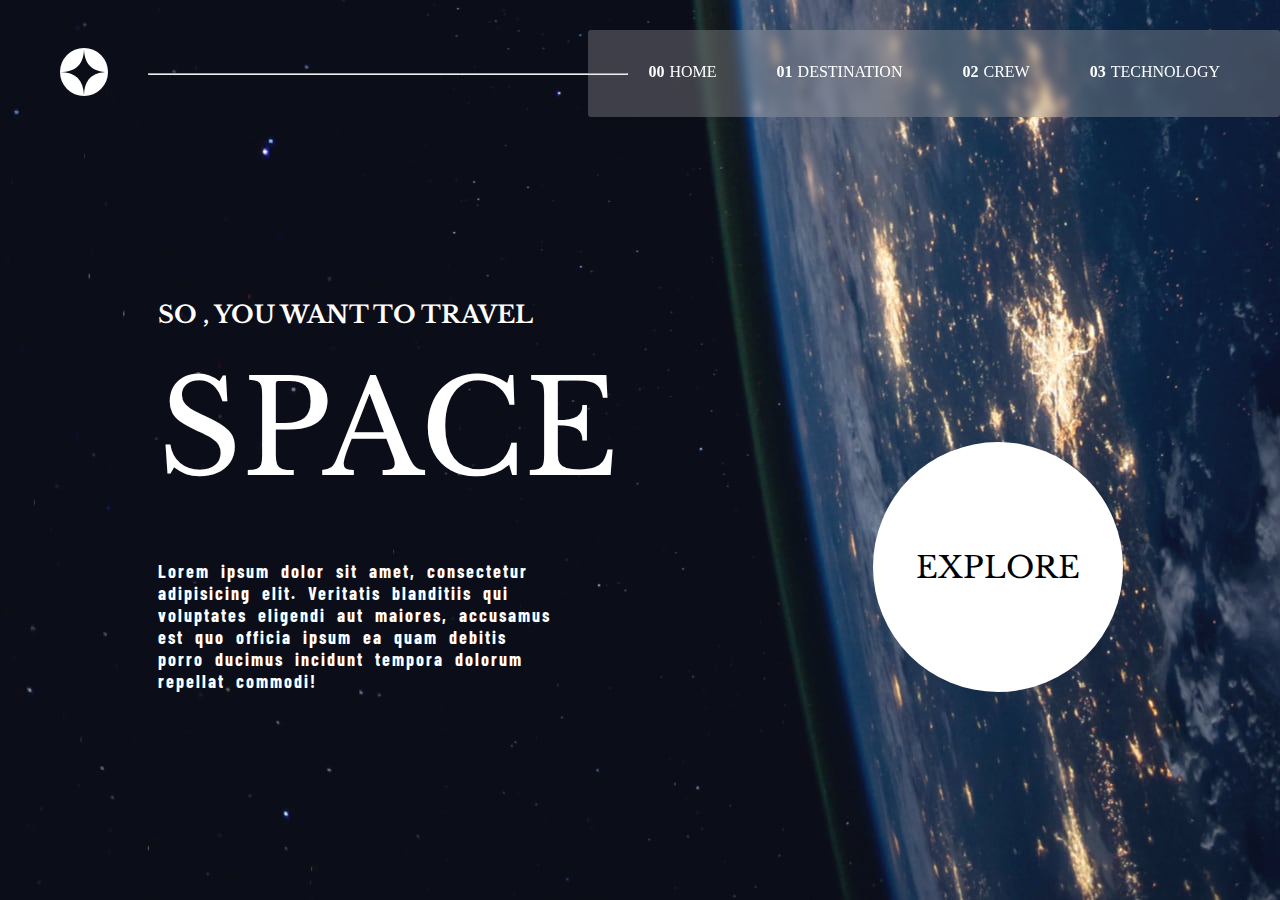
<file: starter-code/index.html>
<!DOCTYPE html>
<html lang="en">

<head>
    <meta charset="UTF-8" />
    <meta name="viewport" content="width=device-width, initial-scale=1.0" />

    <link rel="preconnect" href="https://fonts.googleapis.com">
    <link rel="preconnect" href="https://fonts.gstatic.com" crossorigin>
    <link
        href="https://fonts.googleapis.com/css2?family=Barlow+Condensed:wght@100&family=Libre+Baskerville&display=swap"
        rel="stylesheet">
    <link rel="icon" type="image/png" sizes="32x32" href="./assets/favicon-32x32.png" />

    <title>Frontend Mentor | Space tourism website</title>
    <link rel="stylesheet" href="./assets/style.css" />
</head>

<body>
    <header>
        <div id="icon">
            <img src="./assets/shared/icon-hamburger.svg" alt="">
        </div>
        <div class="nav display-flex">
            <div class="logo-can display-flex">
                <div class="logo">
                    <img src="./assets/shared/logo.svg" alt="" />
                </div>

                <div class="middle">
                    <hr />
                </div>
            </div>

            <div class="list" id="list">
                <div class="ul display-flex">
                    <a href="./index.html">
                        <div></div>
                        <div class="text display-flex"><span>00</span>HOME</div>
                        <div class="line-hover"></div>
                    </a>
                    <a href="./DESTINATION.html">
                        <div></div>
                        <div class="text display-flex"><span>01</span>DESTINATION</div>
                        <div class="line-hover"></div>
                    </a>
                    <a href="./CREW.html">
                        <div></div>
                        <div class="text display-flex"><span>02</span> CREW</div>
                        <div class="line-hover"></div>
                    </a>
                    <a href="./SPACE.html">
                        <div></div>
                        <div class="text display-flex"><span>03</span> TECHNOLOGY</div>
                        <div class="line-hover"></div>
                    </a>
                </div>
            </div>
        </div>

        <div class="display-flex text-sub">
            <div class="text-sub-1">
                <h2>SO , YOU WANT TO TRAVEL</h2>
                <p class="spacee">SPACE</p>
                <h3>
                    Lorem ipsum dolor sit amet, consectetur adipisicing elit. Veritatis
                    blanditiis qui voluptates eligendi aut maiores, accusamus est quo
                    officia ipsum ea quam debitis porro ducimus incidunt tempora dolorum
                    repellat commodi!
                </h3>
            </div>

            <div class="text-sub-2">
                <div class="btn display-flex">EXPLORE</div>
            </div>
        </div>
    </header>

    

    <script src="./assets/app.js"></script>
</body>

</html>
</file>
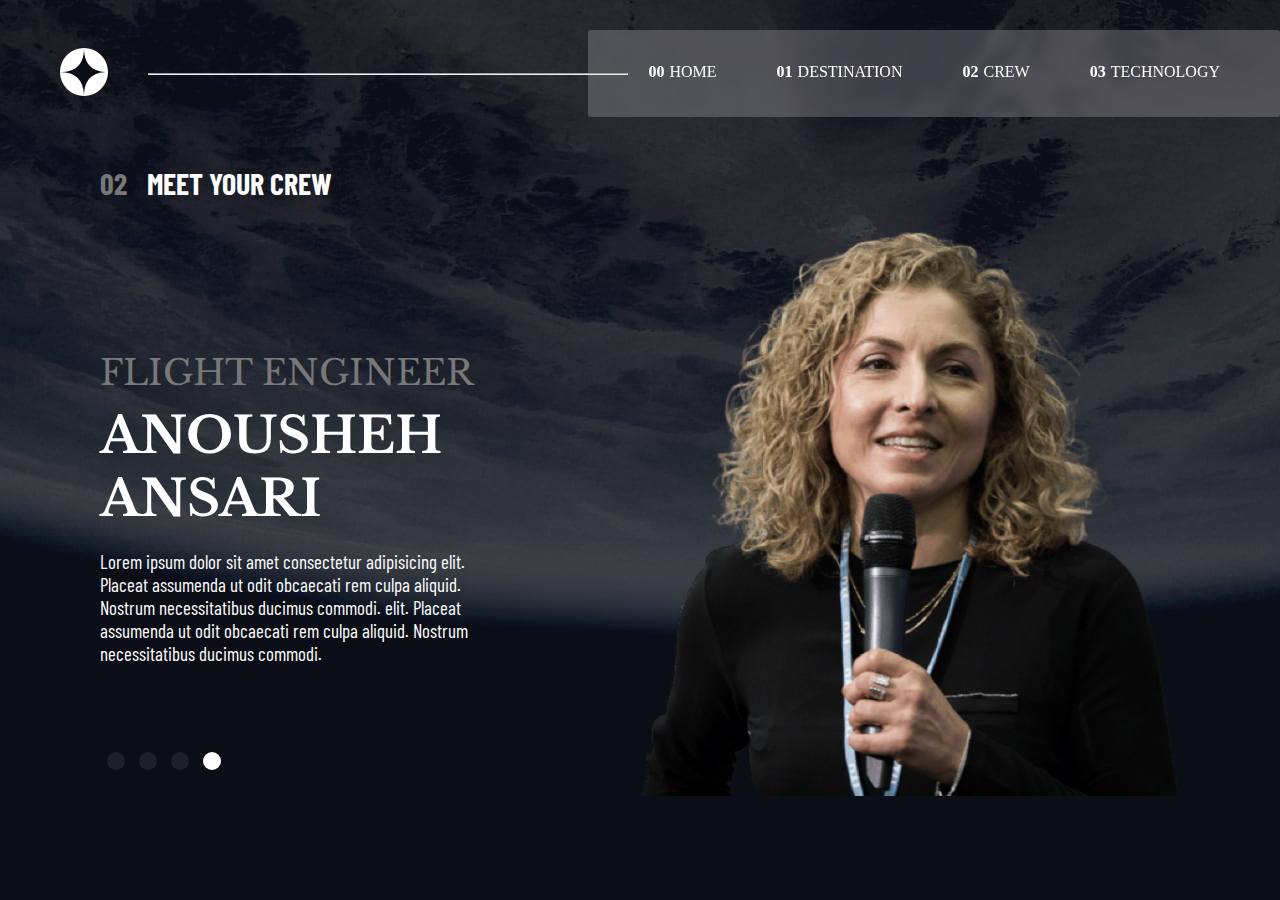
<file: starter-code/CREW.html>
<!DOCTYPE html>
<html lang="en">

<head>
    <meta charset="UTF-8" />
    <meta name="viewport" content="width=device-width, initial-scale=1.0" />

    <link rel="preconnect" href="https://fonts.googleapis.com">
    <link rel="preconnect" href="https://fonts.gstatic.com" crossorigin>
    <link
        href="https://fonts.googleapis.com/css2?family=Barlow+Condensed:wght@100&family=Libre+Baskerville&display=swap"
        rel="stylesheet">
    <link rel="icon" type="image/png" sizes="32x32" href="./assets/favicon-32x32.png" />

    <title>Frontend Mentor | Space tourism website</title>
    <link rel="stylesheet" href="./assets/style.css" />
</head>

<body>
    <header>
        <div id="icon">
            <img src="./assets/shared/icon-hamburger.svg" alt="">
        </div>
        <div class="nav display-flex">
            <div class="logo-can display-flex">
                <div class="logo">
                    <img src="./assets/shared/logo.svg" alt="" />
                </div>

                <div class="middle">
                    <hr />
                </div>
            </div>

            <div class="list" id="list">
                <div class="ul display-flex">
                    <a href="./index.html">
                        <div></div>
                        <div class="text display-flex"><span>00</span>HOME</div>
                        <div class="line-hover"></div>
                    </a>
                    <a href="./DESTINATION.html">
                        <div></div>
                        <div class="text display-flex"><span>01</span>DESTINATION</div>
                        <div class="line-hover"></div>
                    </a>
                    <a href="./CREW.html">
                        <div></div>
                        <div class="text display-flex"><span>02</span> CREW</div>
                        <div class="line-hover"></div>
                    </a>
                    <a href="./SPACE.html">
                        <div></div>
                        <div class="text display-flex"><span>03</span> TECHNOLOGY</div>
                        <div class="line-hover"></div>
                    </a>
                </div>
            </div>
        </div>

        <section id="sec-2" class="sec-1 display-flex text-sub">

            <div class="sec-2-1">
    
                <div class="display-flex">
                    <p>
                        02
                    </p>
                    <p>
                        MEET YOUR CREW
                    </p>
                </div>
    
                <div class="ANOUSHEH-mini">
                    <div class="meet ANOUSHEH-mini">
                        <h2>FLIGHT ENGINEER</h2>
                        <h1>ANOUSHEH ANSARI</h1>
                        <P>
                            Lorem ipsum dolor sit
                            amet consectetur adipisicing
                            elit. Placeat assumenda ut odit
                            obcaecati rem culpa aliquid.
                            Nostrum necessitatibus ducimus
                            commodi.
                            elit. Placeat assumenda ut odit
                            obcaecati rem culpa aliquid.
                            Nostrum necessitatibus ducimus
                            commodi.
                        </P>
                    </div>
    
                    <div class="display">
    
                        <div class="btn-rad"></div>
                        <div class="btn-rad"></div>
                        <div class="btn-rad"></div>
                        <div class="btn-rad rad"></div>
    
                    </div>
    
                </div>
    
            </div>
    
            <div class="sec-1-2 width-sec-img">
                <img src="./assets/crew/image-anousheh-ansari.png" alt="">
    
            </div>
    
        </section> 
    </header>




    <script src="./assets/app.js"></script>
</body>

</html>
</file>
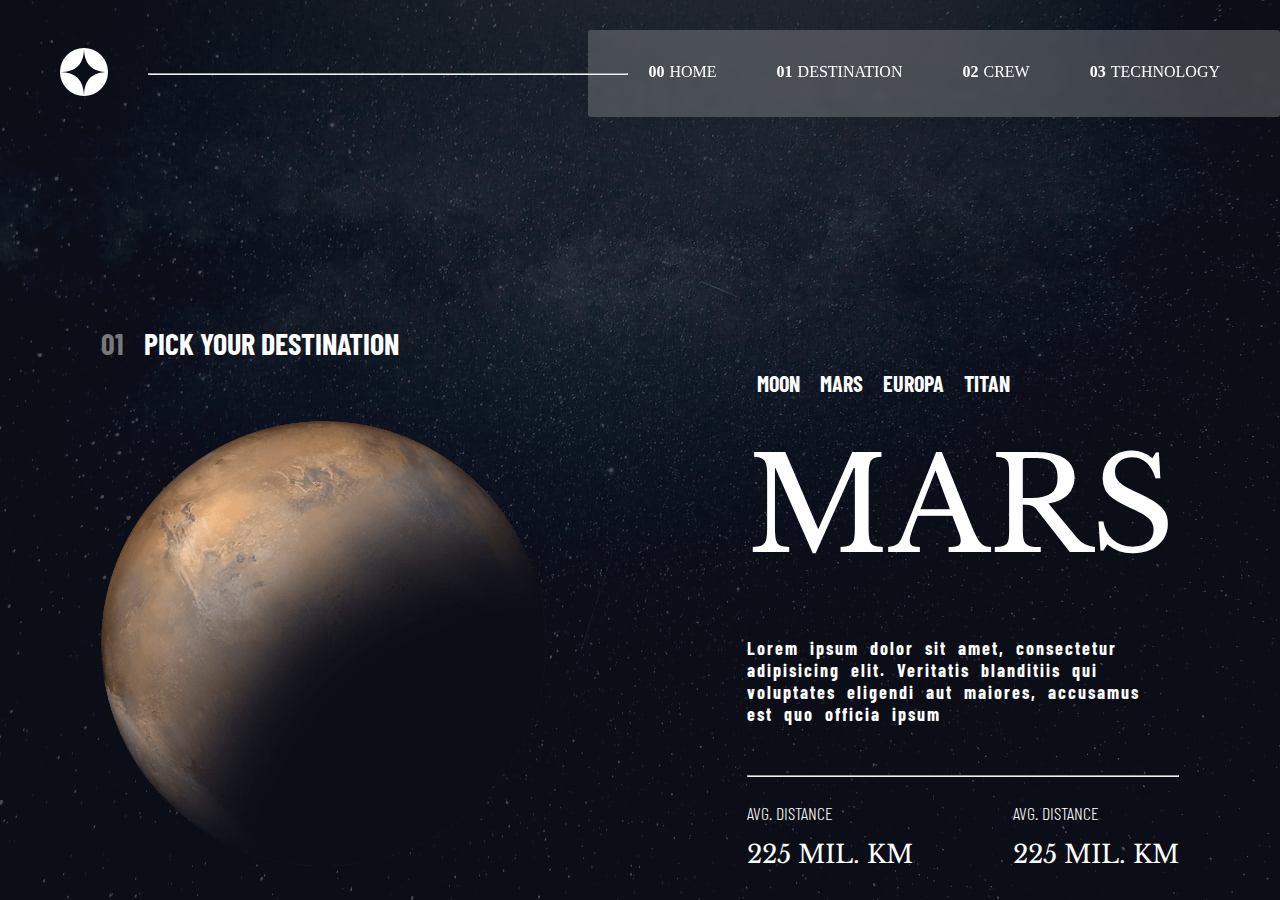
<file: starter-code/DESTINATION.html>
<!DOCTYPE html>
<html lang="en">

<head>
    <meta charset="UTF-8" />
    <meta name="viewport" content="width=device-width, initial-scale=1.0" />

    <link rel="preconnect" href="https://fonts.googleapis.com">
    <link rel="preconnect" href="https://fonts.gstatic.com" crossorigin>
    <link
        href="https://fonts.googleapis.com/css2?family=Barlow+Condensed:wght@100&family=Libre+Baskerville&display=swap"
        rel="stylesheet">
    <link rel="icon" type="image/png" sizes="32x32" href="./assets/favicon-32x32.png" />

    <title>Frontend Mentor | Space tourism website</title>
    <link rel="stylesheet" href="./assets/style.css" />
</head>

<body>
    <header>
        <div id="icon">
            <img src="./assets/shared/icon-hamburger.svg" alt="">
        </div>
        <div class="nav display-flex">
            <div class="logo-can display-flex">
                <div class="logo">
                    <img src="./assets/shared/logo.svg" alt="" />
                </div>

                <div class="middle">
                    <hr />
                </div>
            </div>

            <div class="list" id="list">
                <div class="ul display-flex">
                    <a href="./index.html">
                        <div></div>
                        <div class="text display-flex"><span>00</span>HOME</div>
                        <div class="line-hover"></div>
                    </a>
                    <a href="./DESTINATION.html">
                        <div></div>
                        <div class="text display-flex"><span>01</span>DESTINATION</div>
                        <div class="line-hover"></div>
                    </a>
                    <a href="./CREW.html">
                        <div></div>
                        <div class="text display-flex"><span>02</span> CREW</div>
                        <div class="line-hover"></div>
                    </a>
                    <a href="./SPACE.html">
                        <div></div>
                        <div class="text display-flex"><span>03</span> TECHNOLOGY</div>
                        <div class="line-hover"></div>
                    </a>
                </div>
            </div>
        </div>

        <section id="sec-1" class=" sec-1 display-flex text-sub">

            <div class="sec-1-1">
                <div class="display-flex">
                    <p>
                        01
                    </p>
                    <p>
                        PICK YOUR DESTINATION
                    </p>
                </div>

                <div>
                    <img src="./assets/destination/image-mars.png" alt="">
                </div>
            </div>

            <div class="sec-1-2">
                <div class="display dis-mini">
                    <div class="men-1">
                        <p>MOON</p>
                        <div class="line"></div>
                    </div>
                    <div class="men-1">
                        <p>MARS</p>
                        <div class="line"></div>
                    </div>
                    <div class="men-1">
                        <p>EUROPA</p>
                        <div class="line"></div>
                    </div>
                    <div class="men-1">
                        <p>TITAN</p>
                        <div class="line"></div>
                    </div>
                </div>

                <div class="text-sub-1">
                    <p class="spacee">MARS</p>
                    <h3>
                        Lorem ipsum dolor sit amet, consectetur adipisicing elit. Veritatis
                        blanditiis qui voluptates eligendi aut maiores, accusamus est quo
                        officia ipsum
                    </h3>
                </div>


                <div class="dis-can-cans">
                    <hr>


                    <div class="dis-can">

                        <div class="distance-can">
                            <div class="distance">
                                AVG. DISTANCE
                            </div>

                            <div class="distance-text">
                                225 MIL. KM
                            </div>
                        </div>

                        <div class="distance-can">
                            <div class="distance">
                                AVG. DISTANCE
                            </div>

                            <div class="distance-text">
                                225 MIL. KM
                            </div>
                        </div>
                    </div>
                </div>


            </div>

        </section>
    </header>




    <script src="./assets/app.js"></script>
</body>

</html>
</file>
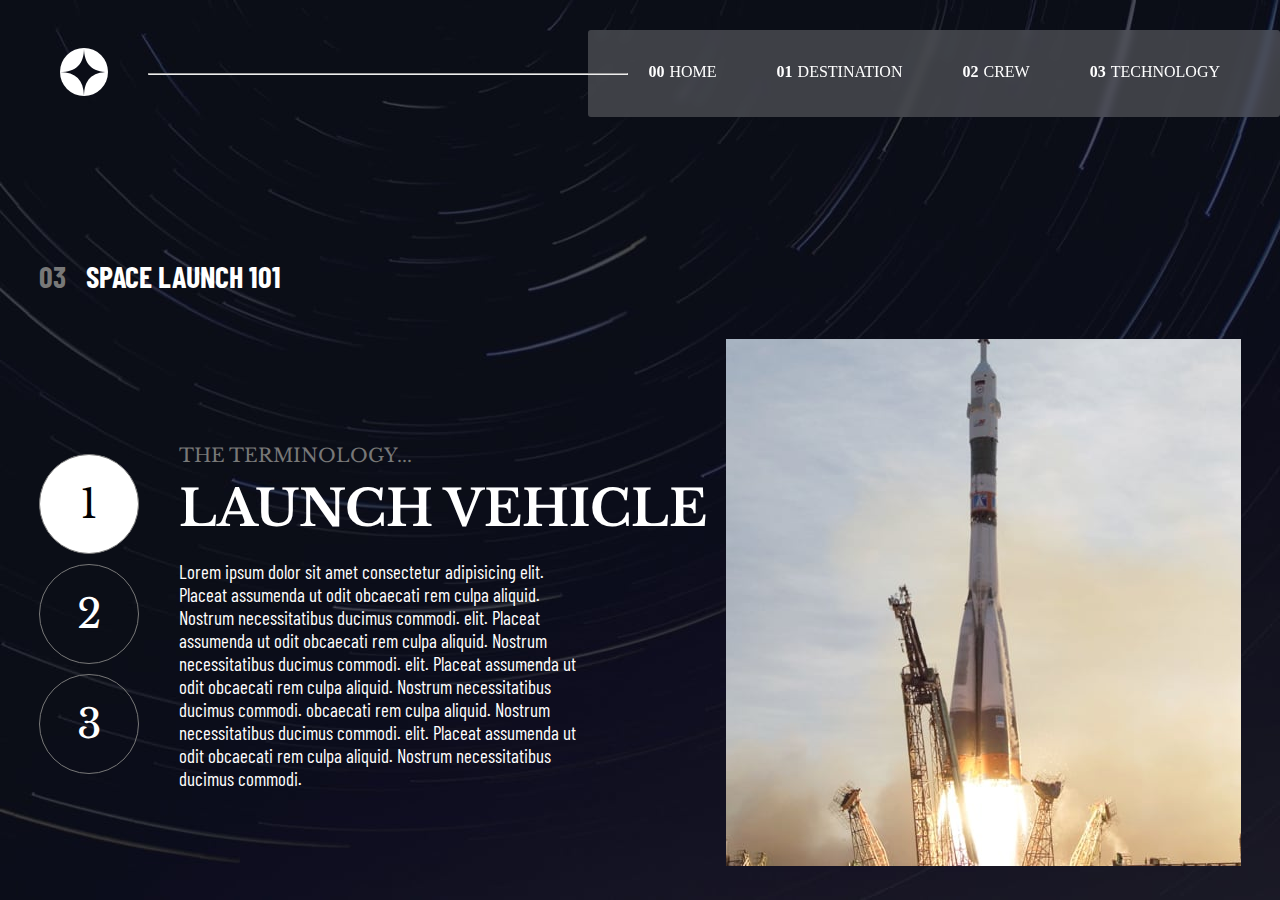
<file: starter-code/SPACE.html>
<!DOCTYPE html>
<html lang="en">

<head>
    <meta charset="UTF-8" />
    <meta name="viewport" content="width=device-width, initial-scale=1.0" />

    <link rel="preconnect" href="https://fonts.googleapis.com">
    <link rel="preconnect" href="https://fonts.gstatic.com" crossorigin>
    <link
        href="https://fonts.googleapis.com/css2?family=Barlow+Condensed:wght@100&family=Libre+Baskerville&display=swap"
        rel="stylesheet">
    <link rel="icon" type="image/png" sizes="32x32" href="./assets/favicon-32x32.png" />

    <title>Frontend Mentor | Space tourism website</title>
    <link rel="stylesheet" href="./assets/style.css" />
</head>

<body>
    <header>
        <div id="icon">
            <img src="./assets/shared/icon-hamburger.svg" alt="">
        </div>
        <div class="nav display-flex">
            <div class="logo-can display-flex">
                <div class="logo">
                    <img src="./assets/shared/logo.svg" alt="" />
                </div>

                <div class="middle">
                    <hr />
                </div>
            </div>

            <div class="list" id="list">
                <div class="ul display-flex">
                    <a href="./index.html">
                        <div></div>
                        <div class="text display-flex"><span>00</span>HOME</div>
                        <div class="line-hover"></div>
                    </a>
                    <a href="./DESTINATION.html">
                        <div></div>
                        <div class="text display-flex"><span>01</span>DESTINATION</div>
                        <div class="line-hover"></div>
                    </a>
                    <a href="./CREW.html">
                        <div></div>
                        <div class="text display-flex"><span>02</span> CREW</div>
                        <div class="line-hover"></div>
                    </a>
                    <a href="./SPACE.html">
                        <div></div>
                        <div class="text display-flex"><span>03</span> TECHNOLOGY</div>
                        <div class="line-hover"></div>
                    </a>
                </div>
            </div>
        </div>

        <section id="sec-3" class="sec-1 display-flex text-sub">

            <div class="sec-2-1 ">
    
                <div class="display-flex">
                    <p>
                        03
                    </p>
                    <p>
                        SPACE LAUNCH 101
                    </p>
                </div>
    
                <div class="display number sec-last">
    
                    <div class="num">
    
                        <div class="btn-num spec">1</div>
                        <div class="btn-num">2</div>
                        <div class="btn-num ">3</div>
    
    
                    </div>
                    <div class="meet">
                        <h3>THE TERMINOLOGY...</h3>
                        <h1>LAUNCH VEHICLE</h1>
                        <P>
                            Lorem ipsum dolor sit
                            amet consectetur adipisicing
                            elit. Placeat assumenda ut odit
                            obcaecati rem culpa aliquid.
                            Nostrum necessitatibus ducimus
                            commodi.
                            elit. Placeat assumenda ut odit
                            obcaecati rem culpa aliquid.
                            Nostrum necessitatibus ducimus
                            commodi.
                            elit. Placeat assumenda ut odit
                            obcaecati rem culpa aliquid.
                            Nostrum necessitatibus ducimus
                            commodi.
                            obcaecati rem culpa aliquid.
                            Nostrum necessitatibus ducimus
                            commodi.
                            elit. Placeat assumenda ut odit
                            obcaecati rem culpa aliquid.
                            Nostrum necessitatibus ducimus
                            commodi.
                        </P>
                    </div>
    
                </div>
    
            </div>
    
            <div class="sec-1-2 wi10">
                <img src="./assets/technology/image-launch-vehicle-portrait.jpg" alt="">
    
            </div>
    
        </section>
    </header>

    


    <script src="./assets/app.js"></script>
</body>

</html>
</file>
<file: starter-code/assets/style.css>
* {
    margin: 0;
    padding: 0;
    box-sizing: border-box;
    transition: all ease 0.5s;
    scroll-behavior: smooth;

}

:root {
    --white--color: rgb(255, 255, 255);
    --font-one: "Libre Baskerville", serif;
    --font-two: "Barlow Condensed", sans-serif;
    --grey-one: rgb(120, 120, 120);
    --grey-two: rgba(255, 255, 255, 0.077);
}

#icon {
    display: none;
}

img{
    width: 100%;
}
header,
section {
    min-height: 100vh;
    background-position: center;
    background-size: cover;
    background-attachment: fixed;

}

header {
    background-image: url(./home/background-home-desktop.jpg);
}

.list {
    border-radius: 3px;
    height: 87px;
    background-color: rgba(179, 179, 179, 0.308);
    backdrop-filter: blur(4px);
    -webkit-backdrop-filter: blur(4px);
    flex: 1.15;
    z-index: 999;
}

.list .ul {
    margin: 0 30px;
    font-family: cursive;
    color: var(--white--color);
    font-weight: 100;
}

.list .ul {
    height: 100%;
    justify-content: center;
}

.list .ul a {
    color: inherit;
    text-decoration: none;
    height: 100%;
    text-align: center;
    margin: 0 30px;
    display: flex;
    align-items: center;
    flex-direction: column;
    justify-content: space-between;
}

.list .ul a span {
    font-weight: 900;
    margin: 0 5px 0 0;
}

.list .ul a .line-hover {
    height: 3px;
    background-color: var(--white--color);
    width: 0%;
}

.text {
    flex-wrap: nowrap;
}

.list .ul a:hover .line-hover {
    width: 100%;
}

.display-flex {
    display: flex;
    align-items: center;
}

.nav {
    justify-content: space-between;
    padding: 30px 0;
    position: fixed;
    top: 0;
    left: 0;
    right: 0;
}

.logo-can {
    flex: 1;
}

.logo {
    margin: 0 0 0 60px;
}

.middle {
    flex: 1;
    z-index: 1000;
}

.middle hr {
    transform: translatex(40px);
}

/* the styles top the btn "explore and the text "so, you are to travel"" */

.text-sub-1 .spacee {
    margin-bottom: 50px;
    margin-top: 20px;
    font-size: 130px;
}

.text-sub-1 {
    max-width: 400px;
    color: var(--white--color);
}

.text-sub-1 h3 {
    font-family: var(--font-two);
    word-spacing: 5px;
    letter-spacing: 2px;
    font-size: 18px;
}

.text-sub-2 .btn {
    width: 250px;
    background-color: var(--white--color);
    justify-content: center;
    border-radius: 50%;
    aspect-ratio: 1/1;
    cursor: pointer;
    font-size: 30px;
    user-select: none;
}

.text-sub-2 .btn:active {
    opacity: 0.6;
    transform: scale(0.9);
}

.text-sub {
    align-items: end;
    justify-content: space-around;
    padding: 300px 0 0 0;
    font-family: var(--font-one);
}

#sec-1 {
    padding: 0 0 30px 0;
    background-image: url("./destination/background-destination-desktop.jpg");
}

.sec-1 .display-flex :nth-child(1) {
    margin: 0 20px 0 0;
    color: var(--grey-one);
}

.sec-1 .display-flex :nth-child(2) {
    color: var(--white--color);
}

.sec-1 .sec-1-1 .display-flex {
    font-family: var(--font-two);
    font-weight: bolder;
    font-size: 30px;
    padding: 160px 0 60px 0;
}

.display {
    display: flex;
    align-items: center;

}

.men-1 {

    color: var(--white--color);
    font-size: 22px;
    line-height: 35px;
    margin: 0 10px;
    font-family: var(--font-two);
    font-weight: bolder;
}

.men-1 .line {
    background-color: var(--white--color);
    height: 5px;
    border-radius: 5px;
    width: 0;
}

.men-1:hover .line {
    width: 100%;
}




.distance {
    font-family: var(--font-two);
    font-size: 18px;
    color: var(--white--color);
    font-weight: 300;
}

.distance-text {
    font-size: 25px;
    color: var(--white--color);
    font-family: var(--font-one);
    padding: 15px 0 0 0;
}

.distance-can {
    margin: 25px 0 0 0;
}

.dis-can {
    align-items: center;
    display: flex;
    column-gap: 100px;
}

.dis-can-cans {
    margin-top: 50px;
}



#sec-2 {
    padding: 100px;
    background-image: url("./crew/background-crew-desktop.jpg");
}


#sec-2 .sec-2-1 {
    max-width: 600px;
}

.meet h2 {
    color: var(--grey-one);
    font-family: var(--font-one);
    font-size: 35px;
    font-weight: 100;
}

.meet h3 {
    color: var(--grey-one);
    font-family: var(--font-one);
    font-weight: 100;
}

.meet h1 {
    font-size: 50px;
    color: var(--white--color);
    padding: 10px 0 20px 0;
}

.meet p {
    max-width: 400px;
    font-family: var(--font-two);
    font-size: 19px;
    color: var(--white--color);
}

.meet {
    margin: 0 0 80px 0;
}

.sec-2-1 .display-flex {
    padding: 0px 0 150px 0px;
    font-family: var(--font-two);
    font-weight: bolder;
    font-size: 30px;
}

.btn-rad {
    width: 18px;
    aspect-ratio: 1/1;
    background-color: var(--grey-two);
    border-radius: 50%;
    margin: 7px 7px 30px 7px;
    cursor: pointer;

}

.rad {
    background-color: var(--white--color);
}


#sec-3 {
    background-image: url("./technology/background-technology-desktop.jpg");
}


#sec-3 .sec-2-1 {
    max-width: 700px;
}

.num {
    margin: 0 40px 0 0;
}

.num .btn-num {
    font-size: 40px;
    width: 100px;
    aspect-ratio: 1/1;
    display: flex;
    justify-content: center;
    align-items: center;
    background-color: transparent;
    border: 1px solid var(--grey-one);
    color: var(--white--color);
    border-radius: 50%;
    margin: 10px 0;
}

.num .spec {
    background-color: var(--white--color);
    color: black;
}

.number {
    align-items: normal;
}

.wi10 {
    aspect-ratio: 1/1;
}

#sec-3 {
    padding: 30px;
}

@media screen and (max-width:1000px) {
    .text-sub {
        flex-direction: column;
        align-items: center;
        text-align: center;
    }

    .text-sub-1,
    .sec-1-1 {
        margin: 0 0 30px 0;
    }

    .sec-1-2,
    .sec-2-1,
    .mimi {
        text-align: center;
    }

    .dis-mini {
        justify-content: center;
    }

    .ANOUSHEH-mini {
        display: flex;
        flex-direction: column;
        align-items: center;
    }

    #sec-3 {
        flex-direction: column-reverse;
        padding: 0;
    }

    .wi10 {
        width: 100%;
    }

    .wi10 img {
        width: 100%;
    }

    .middle {
        display: none;
    }
}

@media screen and (max-width:845px) {
    .list .ul a {
        margin: 0 10px;
    }

    .list .ul {
        margin: 0 10px;
    }

    .logo {
        margin: 0 0 0 30px;
    }
}

@media screen and (max-width:613px) {
    .list .ul {
        flex-direction: column;
        margin: auto;
        width: fit-content;
    }

    .list .ul a {
        margin: 10px 0;
    }

    .list {
        height: fit-content;
        position: fixed;
        top: 100px;
        left: 0;
        right: 0;
        display: none;
    }

    .block{
        display: block;
    }

    #icon {
        display: block;
        position: fixed;
        right: 35px;
        top: 40px;
        cursor: pointer;
        z-index: 1000;
    }
   

   #sec-2{
    padding: 10px;
   }
}

@media screen and (max-width:737px) {
    .sec-last{
        flex-direction: column;
    }

    .num{
        display: flex;
        justify-content: space-around;
        margin-bottom:20px ;
    }

    .num .btn-num{
        width: 35px;
        font-size: 20px;
    }

    .meet{
        text-align: center;
    }

    .meet p {
        
        margin: auto;
    }
}

@media screen and (max-width:515px){
.text-sub-1 .spacee{
    font-size: 80px;
}
}
</file>
